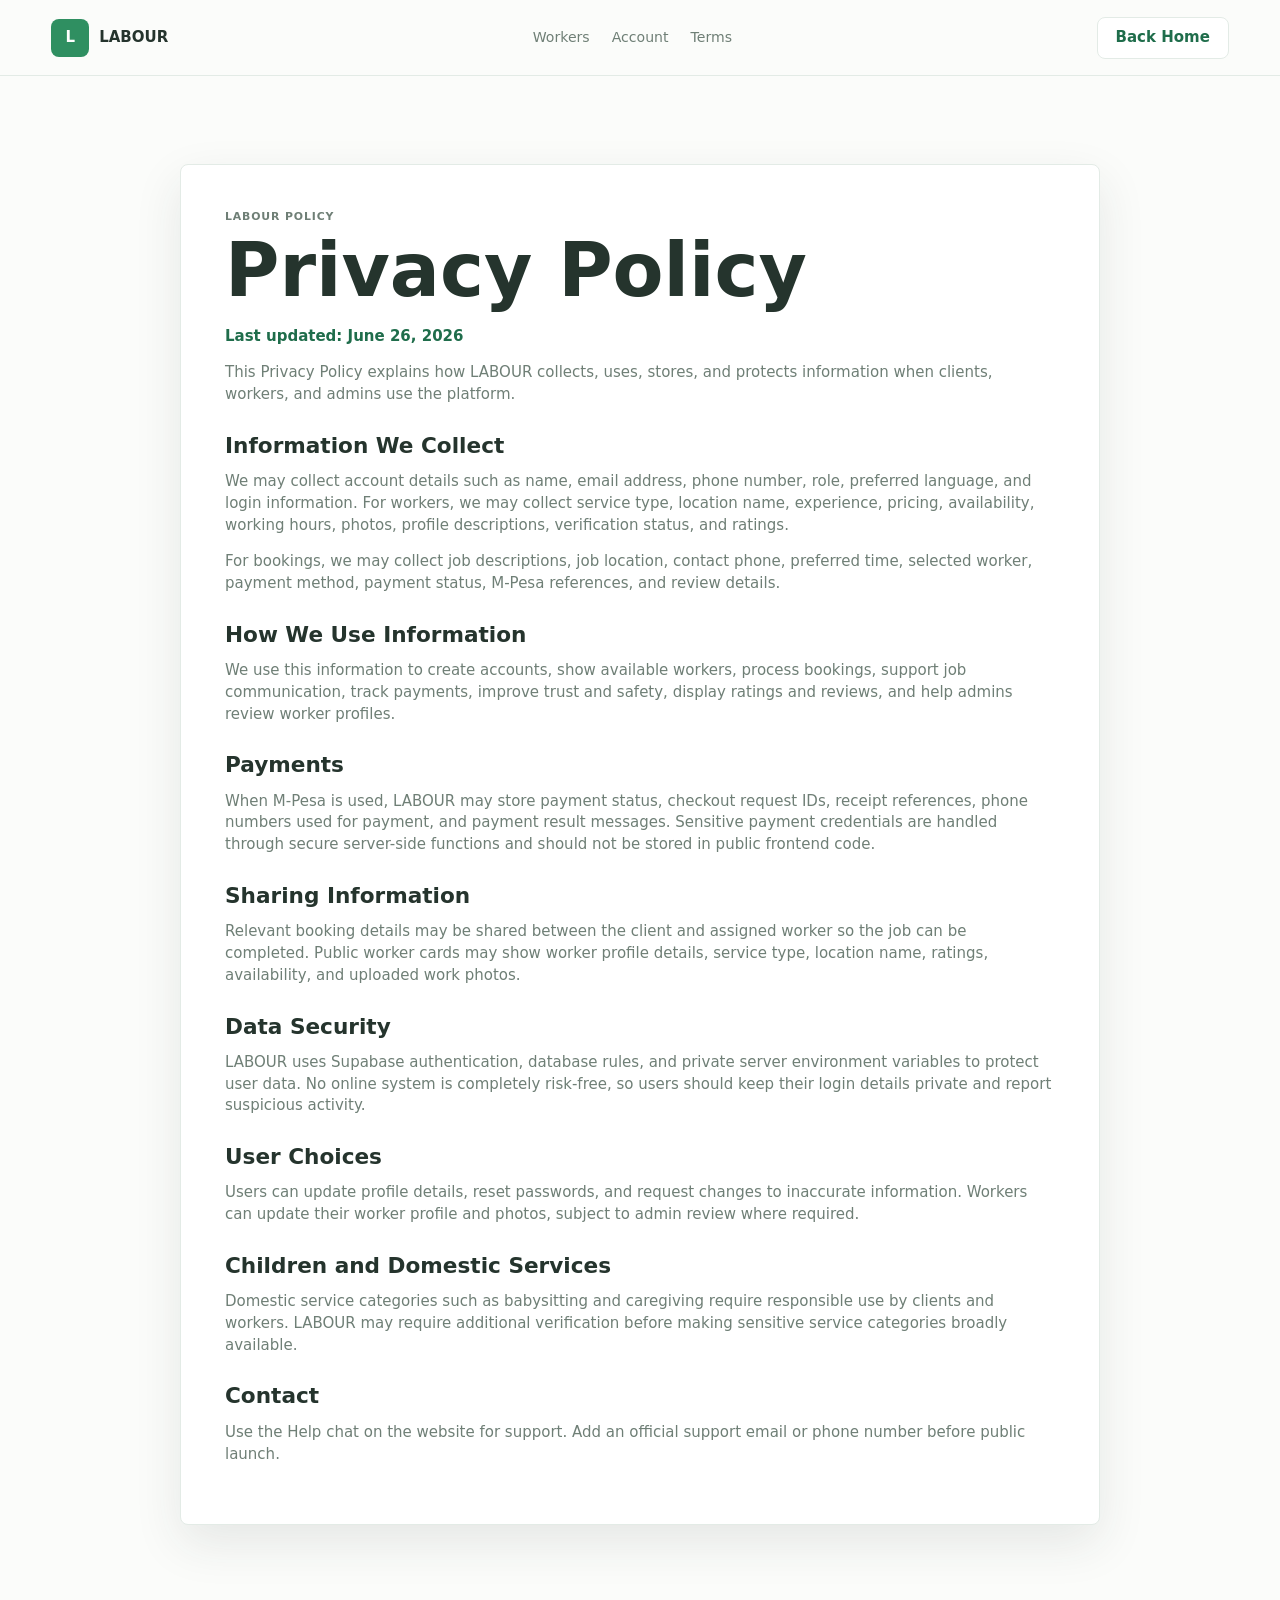
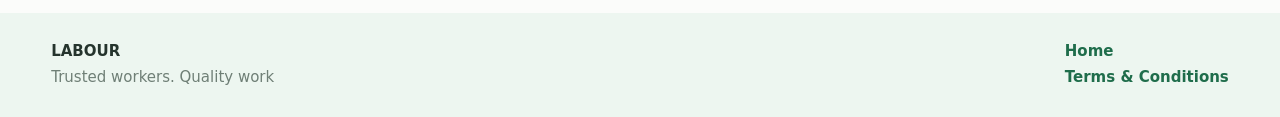
<file: privacy.html>
<!doctype html>
<html lang="en">
<head>
  <meta charset="utf-8">
  <meta name="viewport" content="width=device-width, initial-scale=1">
  <title>Privacy Policy | LABOUR</title>
  <link rel="stylesheet" href="styles.css">
</head>
<body>
  <header class="site-header">
    <a class="brand" href="index.html" aria-label="LABOUR home">
      <span class="brand-mark">L</span>
      <span>LABOUR</span>
    </a>
    <nav class="main-nav" aria-label="Policy navigation">
      <a href="index.html#workers">Workers</a>
      <a href="index.html#account">Account</a>
      <a href="terms.html">Terms</a>
    </nav>
    <div class="header-actions">
      <a class="ghost-button" href="index.html">Back Home</a>
    </div>
  </header>

  <main class="legal-page">
    <section class="legal-document" aria-labelledby="privacy-title">
      <p class="eyebrow">LABOUR policy</p>
      <h1 id="privacy-title">Privacy Policy</h1>
      <p class="legal-updated">Last updated: June 26, 2026</p>
      <p>This Privacy Policy explains how LABOUR collects, uses, stores, and protects information when clients, workers, and admins use the platform.</p>

      <h2>Information We Collect</h2>
      <p>We may collect account details such as name, email address, phone number, role, preferred language, and login information. For workers, we may collect service type, location name, experience, pricing, availability, working hours, photos, profile descriptions, verification status, and ratings.</p>
      <p>For bookings, we may collect job descriptions, job location, contact phone, preferred time, selected worker, payment method, payment status, M-Pesa references, and review details.</p>

      <h2>How We Use Information</h2>
      <p>We use this information to create accounts, show available workers, process bookings, support job communication, track payments, improve trust and safety, display ratings and reviews, and help admins review worker profiles.</p>

      <h2>Payments</h2>
      <p>When M-Pesa is used, LABOUR may store payment status, checkout request IDs, receipt references, phone numbers used for payment, and payment result messages. Sensitive payment credentials are handled through secure server-side functions and should not be stored in public frontend code.</p>

      <h2>Sharing Information</h2>
      <p>Relevant booking details may be shared between the client and assigned worker so the job can be completed. Public worker cards may show worker profile details, service type, location name, ratings, availability, and uploaded work photos.</p>

      <h2>Data Security</h2>
      <p>LABOUR uses Supabase authentication, database rules, and private server environment variables to protect user data. No online system is completely risk-free, so users should keep their login details private and report suspicious activity.</p>

      <h2>User Choices</h2>
      <p>Users can update profile details, reset passwords, and request changes to inaccurate information. Workers can update their worker profile and photos, subject to admin review where required.</p>

      <h2>Children and Domestic Services</h2>
      <p>Domestic service categories such as babysitting and caregiving require responsible use by clients and workers. LABOUR may require additional verification before making sensitive service categories broadly available.</p>

      <h2>Contact</h2>
      <p>Use the Help chat on the website for support. Add an official support email or phone number before public launch.</p>
    </section>
  </main>

  <footer class="site-footer">
    <div>
      <strong>LABOUR</strong>
      <span>Trusted workers. Quality work</span>
    </div>
    <div>
      <a href="index.html">Home</a>
      <a href="terms.html">Terms & Conditions</a>
    </div>
  </footer>
</body>
</html>
</file>
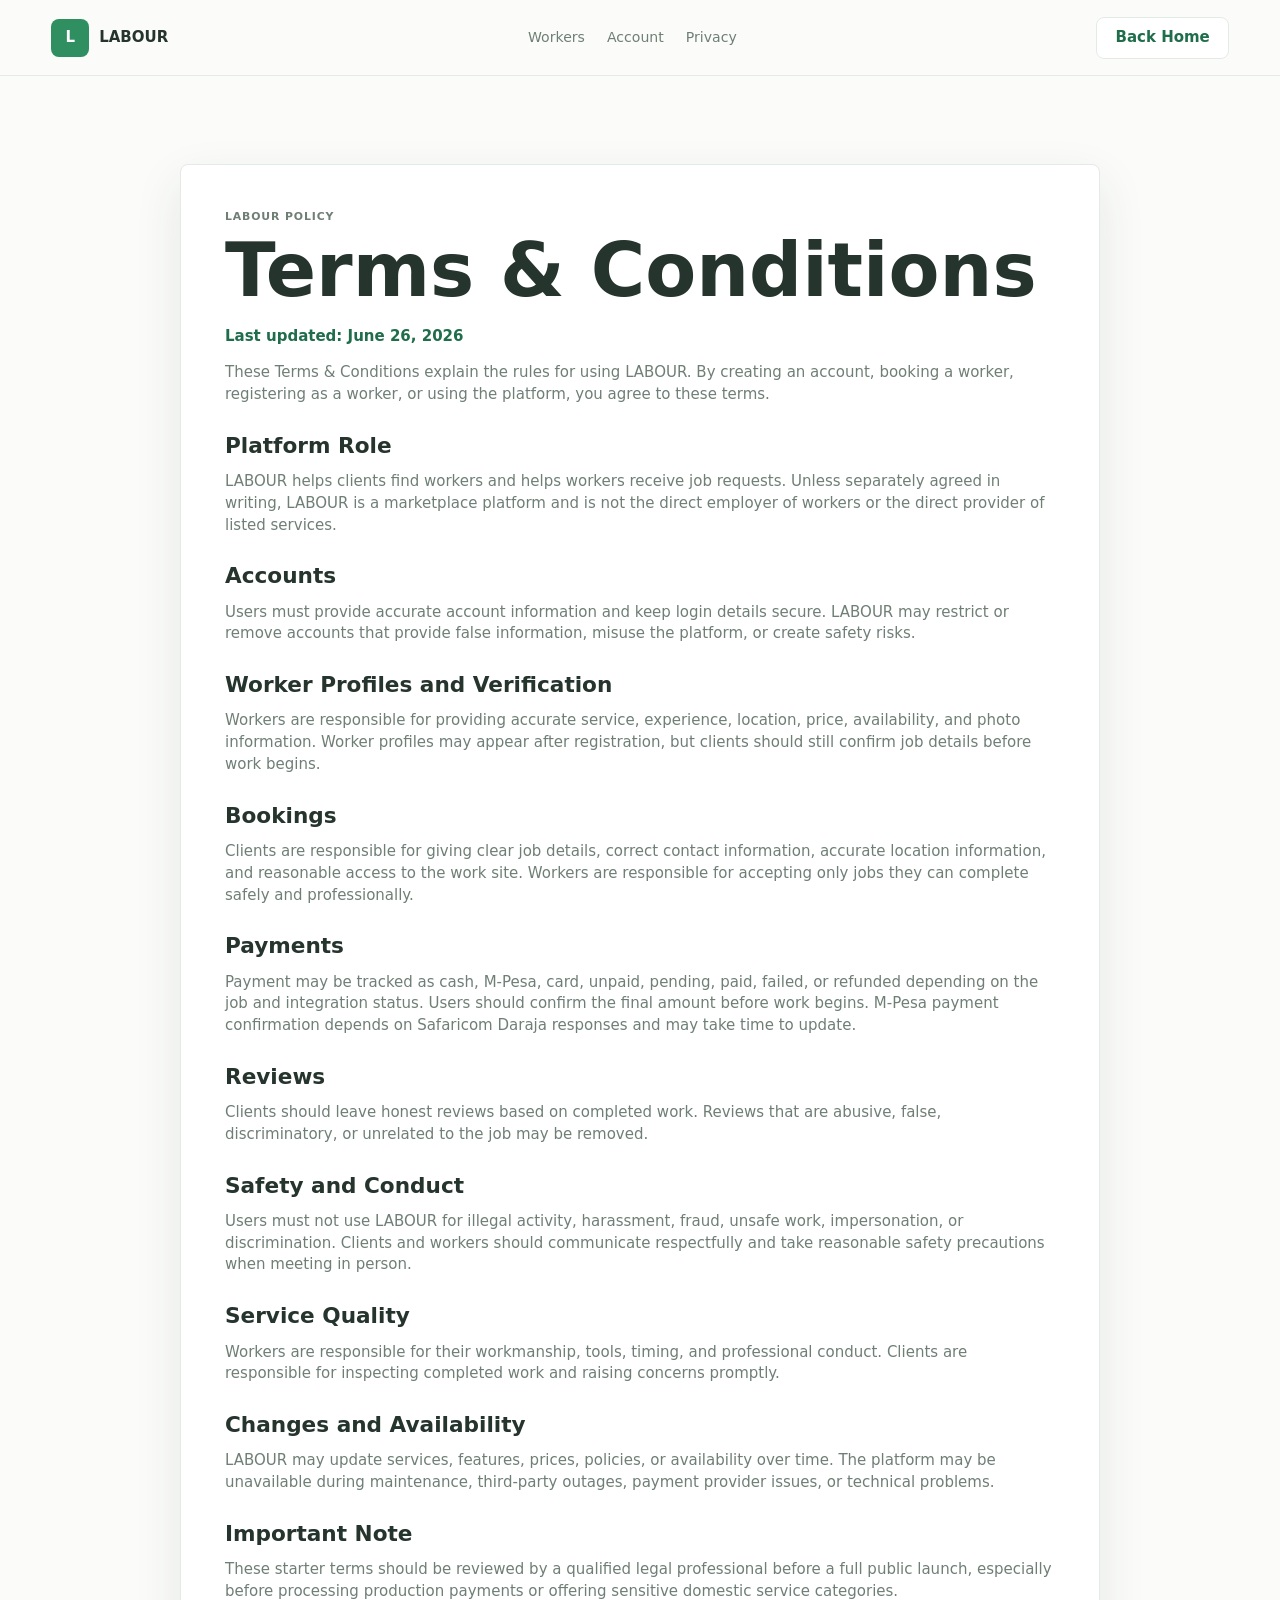
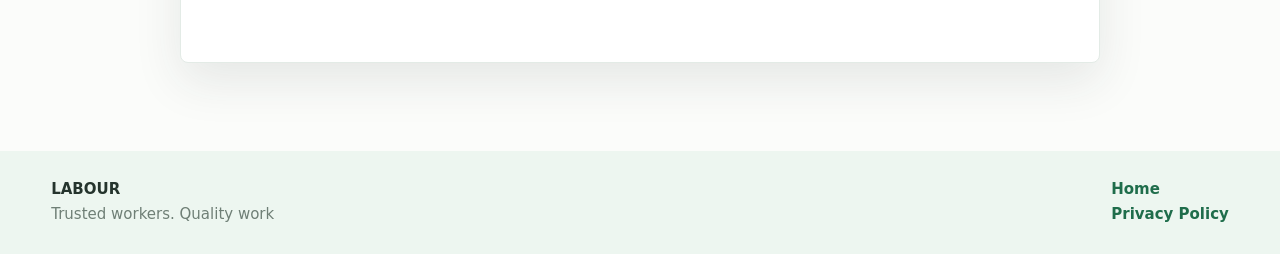
<file: terms.html>
<!doctype html>
<html lang="en">
<head>
  <meta charset="utf-8">
  <meta name="viewport" content="width=device-width, initial-scale=1">
  <title>Terms & Conditions | LABOUR</title>
  <link rel="stylesheet" href="styles.css">
</head>
<body>
  <header class="site-header">
    <a class="brand" href="index.html" aria-label="LABOUR home">
      <span class="brand-mark">L</span>
      <span>LABOUR</span>
    </a>
    <nav class="main-nav" aria-label="Terms navigation">
      <a href="index.html#workers">Workers</a>
      <a href="index.html#account">Account</a>
      <a href="privacy.html">Privacy</a>
    </nav>
    <div class="header-actions">
      <a class="ghost-button" href="index.html">Back Home</a>
    </div>
  </header>

  <main class="legal-page">
    <section class="legal-document" aria-labelledby="terms-title">
      <p class="eyebrow">LABOUR policy</p>
      <h1 id="terms-title">Terms & Conditions</h1>
      <p class="legal-updated">Last updated: June 26, 2026</p>
      <p>These Terms & Conditions explain the rules for using LABOUR. By creating an account, booking a worker, registering as a worker, or using the platform, you agree to these terms.</p>

      <h2>Platform Role</h2>
      <p>LABOUR helps clients find workers and helps workers receive job requests. Unless separately agreed in writing, LABOUR is a marketplace platform and is not the direct employer of workers or the direct provider of listed services.</p>

      <h2>Accounts</h2>
      <p>Users must provide accurate account information and keep login details secure. LABOUR may restrict or remove accounts that provide false information, misuse the platform, or create safety risks.</p>

      <h2>Worker Profiles and Verification</h2>
      <p>Workers are responsible for providing accurate service, experience, location, price, availability, and photo information. Worker profiles may appear after registration, but clients should still confirm job details before work begins.</p>

      <h2>Bookings</h2>
      <p>Clients are responsible for giving clear job details, correct contact information, accurate location information, and reasonable access to the work site. Workers are responsible for accepting only jobs they can complete safely and professionally.</p>

      <h2>Payments</h2>
      <p>Payment may be tracked as cash, M-Pesa, card, unpaid, pending, paid, failed, or refunded depending on the job and integration status. Users should confirm the final amount before work begins. M-Pesa payment confirmation depends on Safaricom Daraja responses and may take time to update.</p>

      <h2>Reviews</h2>
      <p>Clients should leave honest reviews based on completed work. Reviews that are abusive, false, discriminatory, or unrelated to the job may be removed.</p>

      <h2>Safety and Conduct</h2>
      <p>Users must not use LABOUR for illegal activity, harassment, fraud, unsafe work, impersonation, or discrimination. Clients and workers should communicate respectfully and take reasonable safety precautions when meeting in person.</p>

      <h2>Service Quality</h2>
      <p>Workers are responsible for their workmanship, tools, timing, and professional conduct. Clients are responsible for inspecting completed work and raising concerns promptly.</p>

      <h2>Changes and Availability</h2>
      <p>LABOUR may update services, features, prices, policies, or availability over time. The platform may be unavailable during maintenance, third-party outages, payment provider issues, or technical problems.</p>

      <h2>Important Note</h2>
      <p>These starter terms should be reviewed by a qualified legal professional before a full public launch, especially before processing production payments or offering sensitive domestic service categories.</p>
    </section>
  </main>

  <footer class="site-footer">
    <div>
      <strong>LABOUR</strong>
      <span>Trusted workers. Quality work</span>
    </div>
    <div>
      <a href="index.html">Home</a>
      <a href="privacy.html">Privacy Policy</a>
    </div>
  </footer>
</body>
</html>
</file>
<file: styles.css>
:root {
  --ink: #25342d;
  --muted: #6f7f76;
  --line: #e3ebe6;
  --paper: #fbfcfa;
  --white: #ffffff;
  --green: #2f8f61;
  --green-dark: #1f6d4b;
  --lime: #e9f7af;
  --yellow: #f8d77a;
  --teal: #86d7c7;
  --red: #da6b55;
  --shadow: 0 18px 48px rgba(37, 52, 45, 0.1);
  --header-bg: rgba(251, 252, 250, 0.9);
  --soft-bg: #edf6f0;
  --field-bg: #f1f6f2;
  --panel-bg: #f3f8f5;
  --grid-line: rgba(47,143,97,0.12);
}

:root[data-theme="dark"] {
  --ink: #eef8f2;
  --muted: #adc2b7;
  --line: #294234;
  --paper: #101812;
  --white: #17251d;
  --green: #6bd19a;
  --green-dark: #9ee4bd;
  --lime: #d9f89f;
  --yellow: #f4d77b;
  --teal: #5abfaa;
  --red: #ff977f;
  --shadow: 0 18px 48px rgba(0, 0, 0, 0.34);
  --header-bg: rgba(16, 24, 18, 0.9);
  --soft-bg: #17251d;
  --field-bg: #213327;
  --panel-bg: #1d2e23;
  --grid-line: rgba(107,209,154,0.16);
}

* {
  box-sizing: border-box;
}

html {
  scroll-behavior: smooth;
}

body {
  margin: 0;
  color: var(--ink);
  background: var(--paper);
  font-family: Inter, ui-sans-serif, system-ui, -apple-system, BlinkMacSystemFont, "Segoe UI", sans-serif;
  line-height: 1.45;
  font-size: 15px;
}

a {
  color: inherit;
  text-decoration: none;
}

button,
input,
select {
  font: inherit;
}

.site-header {
  position: sticky;
  top: 0;
  z-index: 20;
  display: flex;
  align-items: center;
  justify-content: space-between;
  gap: 24px;
  min-height: 76px;
  padding: 14px clamp(18px, 4vw, 64px);
  background: var(--header-bg);
  border-bottom: 1px solid var(--line);
  backdrop-filter: blur(16px);
}

.brand,
.header-actions,
.main-nav,
.hero-actions {
  display: flex;
  align-items: center;
}

.brand {
  gap: 10px;
  font-weight: 900;
  letter-spacing: 0;
}

.brand-mark {
  display: grid;
  width: 38px;
  height: 38px;
  place-items: center;
  color: var(--white);
  background: var(--green);
  border-radius: 8px;
}

.main-nav {
  gap: 22px;
  color: var(--muted);
  font-size: 0.88rem;
}

.main-nav a:hover {
  color: var(--green);
}

.header-actions,
.hero-actions {
  gap: 10px;
}

.data-status {
  max-width: 760px;
  margin: 0;
  color: var(--muted);
  font-size: 0.84rem;
  font-weight: 800;
}

.data-status[data-tone="success"] {
  color: var(--green);
}

.data-status[data-tone="error"] {
  color: var(--red);
}

.solid-button,
.ghost-button,
.theme-toggle,
.search-panel button,
.booking-card button,
.auth-card button,
.category-grid button,
.worker-card a,
.worker-card button {
  display: inline-flex;
  align-items: center;
  justify-content: center;
  min-height: 42px;
  padding: 0 18px;
  border: 1px solid transparent;
  border-radius: 8px;
  cursor: pointer;
  font-weight: 800;
  white-space: nowrap;
}

.solid-button,
.search-panel button,
.booking-card button,
.auth-card button {
  color: var(--white);
  background: var(--green);
}

.ghost-button,
.secondary-button,
.theme-toggle {
  color: var(--green-dark);
  background: var(--white);
  border-color: var(--line);
}

.hero {
  display: flex;
  align-items: center;
  min-height: calc(100vh - 76px);
  padding: clamp(34px, 6vw, 82px) clamp(18px, 4vw, 64px) 54px;
  background:
    linear-gradient(120deg, rgba(23, 107, 70, 0.12), rgba(78, 184, 163, 0.08) 42%, rgba(246, 196, 83, 0.16)),
    var(--paper);
}

.hero-copy {
  width: min(100%, 860px);
}

.eyebrow {
  margin: 0 0 10px;
  color: var(--green);
  font-size: 0.68rem;
  font-weight: 900;
  letter-spacing: 0.08em;
  text-transform: uppercase;
}

h1,
h2,
h3,
p {
  margin-top: 0;
}

h1 {
  max-width: 720px;
  margin-bottom: 18px;
  font-size: clamp(2.25rem, 5.8vw, 4.9rem);
  line-height: 0.98;
  letter-spacing: 0;
}

h2 {
  margin-bottom: 14px;
  font-size: clamp(1.55rem, 3vw, 2.55rem);
  line-height: 1.08;
  letter-spacing: 0;
}

h3 {
  margin-bottom: 4px;
  font-size: 0.98rem;
}

.hero-text {
  max-width: 650px;
  color: var(--muted);
  font-size: clamp(0.95rem, 1.6vw, 1.08rem);
}

.search-panel {
  display: grid;
  grid-template-columns: 1fr 1fr auto;
  gap: 10px;
  max-width: 760px;
  margin: 30px 0 18px;
  padding: 10px;
  background: var(--white);
  border: 1px solid var(--line);
  border-radius: 8px;
  box-shadow: var(--shadow);
}

label {
  display: grid;
  gap: 6px;
  color: var(--muted);
  font-size: 0.76rem;
  font-weight: 800;
}

select,
input {
  width: 100%;
  min-height: 44px;
  color: var(--ink);
  background: var(--field-bg);
  border: 1px solid transparent;
  border-radius: 6px;
  padding: 0 12px;
}

.worker-photo {
  background:
    radial-gradient(circle at 50% 28%, #f4c7a6 0 12%, transparent 13%),
    linear-gradient(145deg, var(--teal), var(--yellow));
}

.plumber {
  --teal: #4eb8a3;
  --yellow: #f6c453;
}

.electrician {
  --teal: #5a86d8;
  --yellow: #d7f36f;
}

.carpenter {
  --teal: #da6b55;
  --yellow: #f6c453;
}

.categories,
.account,
.workers,
.booking,
.jobs,
.admin,
.features,
.flows {
  padding: clamp(54px, 7vw, 96px) clamp(18px, 4vw, 64px);
}

.section-heading {
  max-width: 760px;
  margin-bottom: 28px;
}

.worker-heading {
  display: flex;
  align-items: end;
  justify-content: space-between;
  gap: 16px;
  max-width: none;
}

.section-copy {
  color: var(--muted);
  font-size: 0.95rem;
}

.account {
  background: var(--white);
}

.account-grid {
  display: grid;
  grid-template-columns: repeat(3, minmax(0, 1fr));
  gap: 18px;
  align-items: start;
}

.auth-card {
  display: grid;
  gap: 14px;
  padding: 22px;
  background: var(--paper);
  border: 1px solid var(--line);
  border-radius: 8px;
}

.auth-card h3 {
  margin-bottom: 4px;
}

.auth-card button {
  min-height: 48px;
}

.account-status {
  margin: 0;
  color: var(--muted);
  font-size: 0.84rem;
  font-weight: 800;
}

.account-status[data-tone="success"] {
  color: var(--green);
}

.account-status[data-tone="error"] {
  color: var(--red);
}

.category-grid {
  display: grid;
  grid-template-columns: repeat(3, minmax(0, 1fr));
  gap: 16px;
}

.category-group {
  display: grid;
  gap: 12px;
  align-content: start;
  padding: 18px;
  background: var(--white);
  border: 1px solid var(--line);
  border-radius: 8px;
}

.category-group h3 {
  font-size: 1rem;
}

.category-buttons {
  display: grid;
  grid-template-columns: repeat(2, minmax(0, 1fr));
  gap: 8px;
}

.category-grid button {
  min-height: 50px;
  padding: 8px 10px;
  color: var(--green-dark);
  background: var(--soft-bg);
  border-color: var(--line);
  font-size: 0.84rem;
}

.category-grid button:hover {
  background: var(--lime);
  border-color: transparent;
}

.service-count {
  margin: 14px 0 0;
  color: var(--muted);
  font-size: 0.86rem;
  font-weight: 800;
}

.worker-grid,
.feature-grid {
  display: grid;
  grid-template-columns: repeat(3, minmax(0, 1fr));
  gap: 18px;
}

.worker-card {
  overflow: hidden;
  background: var(--white);
  border: 1px solid var(--line);
  border-radius: 8px;
  box-shadow: 0 16px 38px rgba(23, 32, 27, 0.07);
}

.worker-photo {
  height: 220px;
  background:
    radial-gradient(circle at 50% 24%, #f2bd91 0 36px, transparent 37px),
    radial-gradient(ellipse at 50% 72%, var(--green-dark) 0 72px, transparent 73px),
    linear-gradient(145deg, var(--teal), var(--yellow));
  background-position: center;
  background-size: cover;
}

.worker-body {
  display: grid;
  gap: 12px;
  padding: 18px;
}

.worker-body p,
.feature-grid p,
.booking p {
  color: var(--muted);
}

.badge {
  width: fit-content;
  padding: 5px 9px;
  color: var(--green-dark);
  background: color-mix(in srgb, var(--lime) 65%, var(--white));
  border-radius: 999px;
  font-size: 0.72rem;
  font-weight: 900;
}

dl {
  display: grid;
  grid-template-columns: repeat(auto-fit, minmax(92px, 1fr));
  gap: 8px;
  margin: 0;
}

dt {
  color: var(--muted);
  font-size: 0.68rem;
  font-weight: 800;
}

dd {
  margin: 2px 0 0;
  font-weight: 900;
}

.worker-card a {
  color: var(--green-dark);
  background: var(--soft-bg);
}

.worker-card button {
  color: var(--green-dark);
  background: var(--soft-bg);
  border-color: transparent;
}

.worker-location,
.worker-bio {
  margin: 0;
  color: var(--muted);
  font-size: 0.86rem;
}

.worker-location {
  font-weight: 900;
}

.worker-bio {
  min-height: 2.5em;
}

.worker-actions {
  display: flex;
  flex-wrap: wrap;
  gap: 8px;
}

.worker-actions a,
.worker-actions button {
  flex: 1 1 96px;
}

.empty-state {
  grid-column: 1 / -1;
  min-height: 180px;
  padding: 24px;
  background: var(--white);
  border: 1px dashed var(--line);
  border-radius: 8px;
}

.empty-state p,
.selected-worker {
  color: var(--muted);
}

.safety-notice {
  display: grid;
  gap: 8px;
  padding: 12px;
  color: var(--ink);
  background: #fff4ca;
  border: 1px solid #ead07d;
  border-radius: 8px;
}

.safety-notice p {
  margin: 0;
  color: #755200;
  font-size: 0.86rem;
}

.safety-notice strong {
  color: #755200;
}

.empty-actions {
  display: flex;
  flex-wrap: wrap;
  gap: 10px;
  margin-top: 14px;
}

.empty-actions a {
  display: inline-flex;
  align-items: center;
  justify-content: center;
  min-height: 40px;
  padding: 0 16px;
  color: var(--green-dark);
  background: var(--soft-bg);
  border: 1px solid var(--line);
  border-radius: 8px;
  font-weight: 900;
}

.selected-worker {
  margin: 0;
  font-weight: 900;
}

.flows {
  display: grid;
  grid-template-columns: repeat(2, minmax(0, 1fr));
  gap: 18px;
}

.flow-panel {
  padding: clamp(24px, 4vw, 44px);
  background: var(--white);
  border: 1px solid var(--line);
  border-radius: 8px;
}

.flow-panel.dark {
  color: var(--ink);
  background: var(--panel-bg);
  border-color: var(--line);
}

.flow-panel.dark .eyebrow {
  color: var(--green);
}

.flow-panel ol {
  display: grid;
  gap: 12px;
  margin: 22px 0 0;
  padding-left: 22px;
}

.booking {
  display: grid;
  grid-template-columns: minmax(0, 0.9fr) minmax(320px, 0.65fr);
  gap: clamp(24px, 5vw, 72px);
  align-items: start;
  background: var(--soft-bg);
}

.booking-card {
  display: grid;
  gap: 14px;
  padding: 22px;
  background: var(--white);
  border: 1px solid var(--line);
  border-radius: 8px;
  box-shadow: var(--shadow);
}

.booking-card button {
  min-height: 48px;
}

.jobs {
  background: var(--white);
}

.jobs-panel,
.admin-panel {
  display: grid;
  gap: 18px;
}

.admin-filter {
  max-width: 260px;
}

.jobs-status,
.admin-status {
  margin: 0;
  color: var(--muted);
  font-weight: 900;
}

.jobs-status[data-tone="success"],
.admin-status[data-tone="success"] {
  color: var(--green);
}

.jobs-status[data-tone="error"],
.admin-status[data-tone="error"] {
  color: var(--red);
}

.jobs-list,
.admin-list {
  display: grid;
  gap: 14px;
}

.job-card,
.admin-card {
  display: grid;
  gap: 12px;
  padding: 20px;
  background: var(--paper);
  border: 1px solid var(--line);
  border-radius: 8px;
}

.job-card p,
.admin-card p {
  margin: 0;
  color: var(--muted);
}

.job-meta {
  font-weight: 800;
}

.payment-reference {
  font-weight: 900;
  color: var(--green-dark) !important;
}

.status-badge {
  display: inline-flex;
  align-items: center;
  min-height: 26px;
  padding: 4px 10px;
  color: var(--ink);
  background: var(--soft-bg);
  border: 1px solid var(--line);
  border-radius: 999px;
  font-size: 0.78rem;
  font-weight: 900;
  text-transform: capitalize;
  white-space: nowrap;
}

.status-badge[data-status="accepted"],
.status-badge[data-status="in_progress"],
.status-badge[data-status="pending"] {
  color: #755200;
  background: #fff4ca;
  border-color: #ead07d;
}

.status-badge[data-status="completed"],
.status-badge[data-status="paid"],
.status-badge[data-status="verified"] {
  color: var(--green-dark);
  background: #dff2e5;
  border-color: #9fcdaa;
}

.status-badge[data-status="declined"],
.status-badge[data-status="cancelled"],
.status-badge[data-status="failed"] {
  color: var(--red);
  background: #ffe5e1;
  border-color: #f0afa6;
}

.status-badge[data-status="emergency"] {
  color: #5b2100;
  background: #ffe1c4;
  border-color: #f0b074;
}

.checkbox-label {
  display: flex;
  flex-direction: row;
  align-items: center;
  gap: 10px;
}

.checkbox-label input {
  width: 18px;
  height: 18px;
  accent-color: var(--green);
}

.legal-consent {
  align-items: flex-start;
  color: var(--muted);
  font-size: 0.84rem;
  font-weight: 800;
}

.legal-consent a {
  color: var(--green-dark);
  font-weight: 900;
}

.job-contact {
  display: grid;
  gap: 2px;
  padding: 10px 12px;
  background: var(--soft-bg);
  border-radius: 8px;
}

.job-contact strong {
  font-size: 0.78rem;
  color: var(--green-dark);
}

.job-contact span {
  color: var(--muted);
  font-weight: 800;
}

.job-actions,
.admin-actions {
  display: flex;
  flex-wrap: wrap;
  gap: 10px;
}

.job-actions button,
.admin-actions button {
  min-height: 40px;
  padding: 0 16px;
  color: var(--white);
  background: var(--green);
  border: 1px solid transparent;
  border-radius: 8px;
  cursor: pointer;
  font-weight: 900;
}

.admin {
  background: var(--soft-bg);
}

.review-form {
  display: grid;
  grid-template-columns: minmax(120px, 0.4fr) 1fr auto;
  gap: 10px;
  align-items: end;
  padding-top: 12px;
  border-top: 1px solid var(--line);
}

.review-form button {
  min-height: 44px;
  padding: 0 16px;
  color: var(--white);
  background: var(--green);
  border: 1px solid transparent;
  border-radius: 8px;
  cursor: pointer;
  font-weight: 900;
}

.review-note {
  color: var(--green);
  font-weight: 900;
}

.feature-grid article {
  min-height: 166px;
  padding: 22px;
  background: var(--white);
  border: 1px solid var(--line);
  border-radius: 8px;
}

.site-footer {
  display: flex;
  justify-content: space-between;
  gap: 20px;
  padding: 28px clamp(18px, 4vw, 64px);
  color: var(--ink);
  background: var(--soft-bg);
}

.site-footer div {
  display: grid;
  gap: 4px;
}

.site-footer span {
  color: var(--muted);
}

.site-footer a {
  color: var(--green-dark);
  font-weight: 900;
}

.build-label {
  font-size: 0.78rem;
  font-weight: 900;
}

.legal-page {
  padding: clamp(44px, 7vw, 88px) clamp(18px, 4vw, 64px);
}

.legal-document {
  max-width: 920px;
  margin: 0 auto;
  padding: clamp(24px, 4vw, 44px);
  background: var(--white);
  border: 1px solid var(--line);
  border-radius: 8px;
  box-shadow: var(--shadow);
}

.legal-document h1 {
  max-width: none;
}

.legal-document h2 {
  margin-top: 28px;
  font-size: 1.35rem;
}

.legal-document p {
  color: var(--muted);
}

.legal-updated {
  color: var(--green-dark) !important;
  font-weight: 900;
}

.chatbot {
  position: fixed;
  right: 18px;
  bottom: 18px;
  z-index: 50;
}

.chatbot-toggle {
  min-height: 46px;
  padding: 0 18px;
  color: var(--white);
  background: var(--green);
  border: 0;
  border-radius: 999px;
  box-shadow: var(--shadow);
  cursor: pointer;
  font-weight: 900;
}

.chatbot-panel {
  width: min(340px, calc(100vw - 36px));
  overflow: hidden;
  background: var(--white);
  border: 1px solid var(--line);
  border-radius: 8px;
  box-shadow: var(--shadow);
}

.chatbot-header {
  display: flex;
  justify-content: space-between;
  gap: 12px;
  padding: 14px;
  background: var(--soft-bg);
}

.chatbot-header span {
  display: block;
  color: var(--muted);
  font-size: 0.78rem;
}

.chatbot-header button {
  width: 30px;
  height: 30px;
  color: var(--ink);
  background: var(--white);
  border: 1px solid var(--line);
  border-radius: 50%;
  cursor: pointer;
}

.chatbot-messages {
  display: grid;
  gap: 8px;
  max-height: 280px;
  overflow-y: auto;
  padding: 14px;
}

.bot-message,
.user-message {
  margin: 0;
  padding: 10px 12px;
  border-radius: 8px;
  font-size: 0.86rem;
}

.bot-message {
  color: var(--ink);
  background: var(--panel-bg);
}

.user-message {
  color: var(--white);
  background: var(--green);
  justify-self: end;
}

.chatbot-form {
  display: grid;
  grid-template-columns: 1fr auto;
  gap: 8px;
  padding: 12px;
  border-top: 1px solid var(--line);
}

.chatbot-form button {
  min-height: 42px;
  padding: 0 14px;
  color: var(--white);
  background: var(--green);
  border: 0;
  border-radius: 8px;
  cursor: pointer;
  font-weight: 900;
}

@media (max-width: 980px) {
  .main-nav {
    display: none;
  }

  .booking,
  .flows {
    grid-template-columns: 1fr;
  }

  .hero {
    min-height: auto;
  }

  .category-grid {
    grid-template-columns: repeat(2, minmax(0, 1fr));
  }

  .worker-grid,
  .feature-grid,
  .account-grid {
    grid-template-columns: 1fr;
  }

}

@media (max-width: 640px) {
  .site-header {
    align-items: flex-start;
    flex-direction: column;
    gap: 12px;
    min-height: auto;
    padding: 12px 18px;
  }

  .header-actions {
    display: grid;
    grid-template-columns: repeat(3, minmax(0, 1fr));
    width: 100%;
  }

  .header-actions a,
  .theme-toggle {
    min-width: 0;
    padding-inline: 10px;
  }

  .search-panel {
    grid-template-columns: 1fr;
    box-shadow: 0 12px 30px rgba(37, 52, 45, 0.08);
  }

  .hero-actions {
    align-items: stretch;
    flex-direction: column;
  }

  .hero,
  .categories,
  .account,
  .workers,
  .booking,
  .jobs,
  .admin,
  .features,
  .flows {
    padding-inline: 18px;
  }

  .hero {
    padding-top: 30px;
  }

  h1 {
    font-size: clamp(2.1rem, 12vw, 3rem);
  }

  h2 {
    font-size: clamp(1.45rem, 8vw, 2rem);
  }

  .category-grid,
  .category-buttons {
    grid-template-columns: 1fr;
  }

  .category-grid button {
    min-height: 58px;
  }

  .worker-photo {
    height: 180px;
  }

  dl {
    grid-template-columns: 1fr;
  }

  .worker-actions,
  .job-actions,
  .admin-actions {
    flex-direction: column;
  }

  .worker-heading {
    align-items: stretch;
    flex-direction: column;
  }

  .worker-actions a,
  .worker-actions button,
  .job-actions button,
  .admin-actions button {
    width: 100%;
    flex-basis: auto;
  }

  .site-footer {
    flex-direction: column;
  }

  .chatbot {
    right: 12px;
    bottom: 12px;
  }

  .chatbot-panel {
    width: calc(100vw - 24px);
  }

  .review-form {
    grid-template-columns: 1fr;
  }
}
</file>
